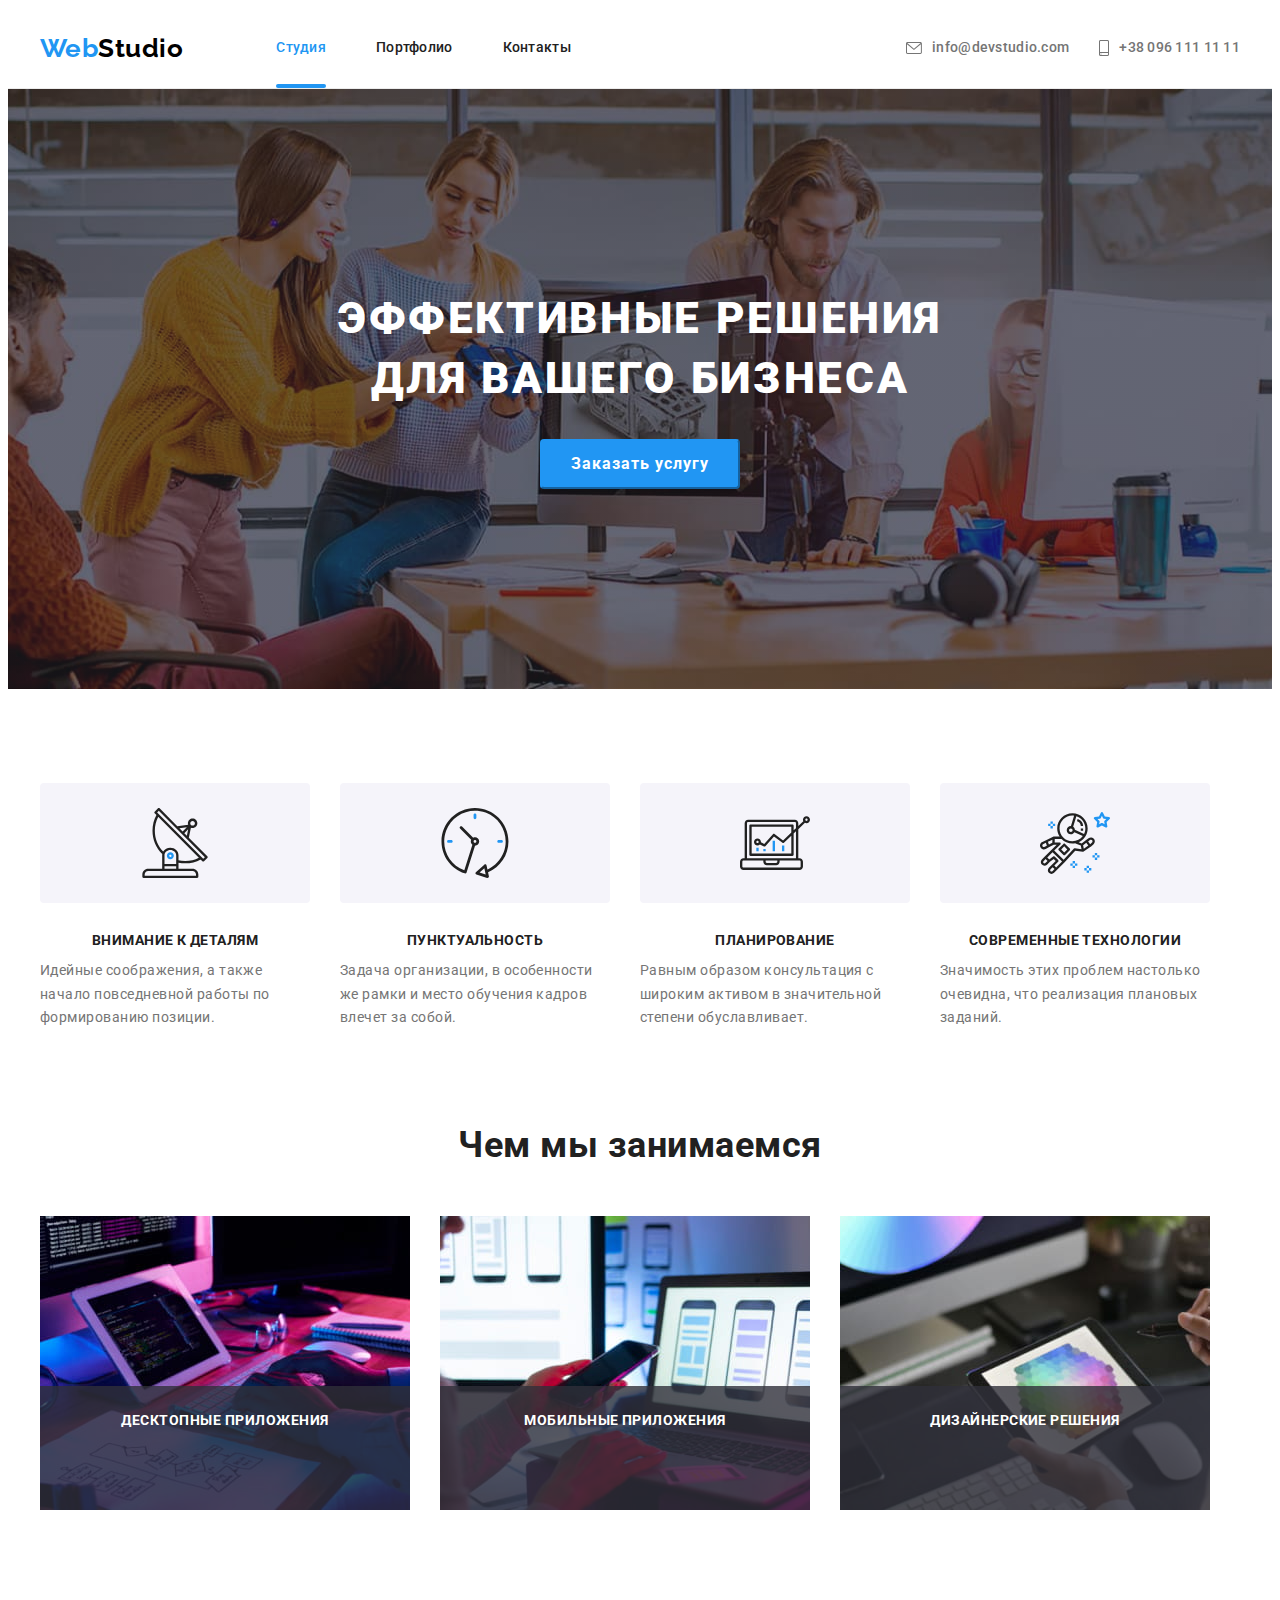
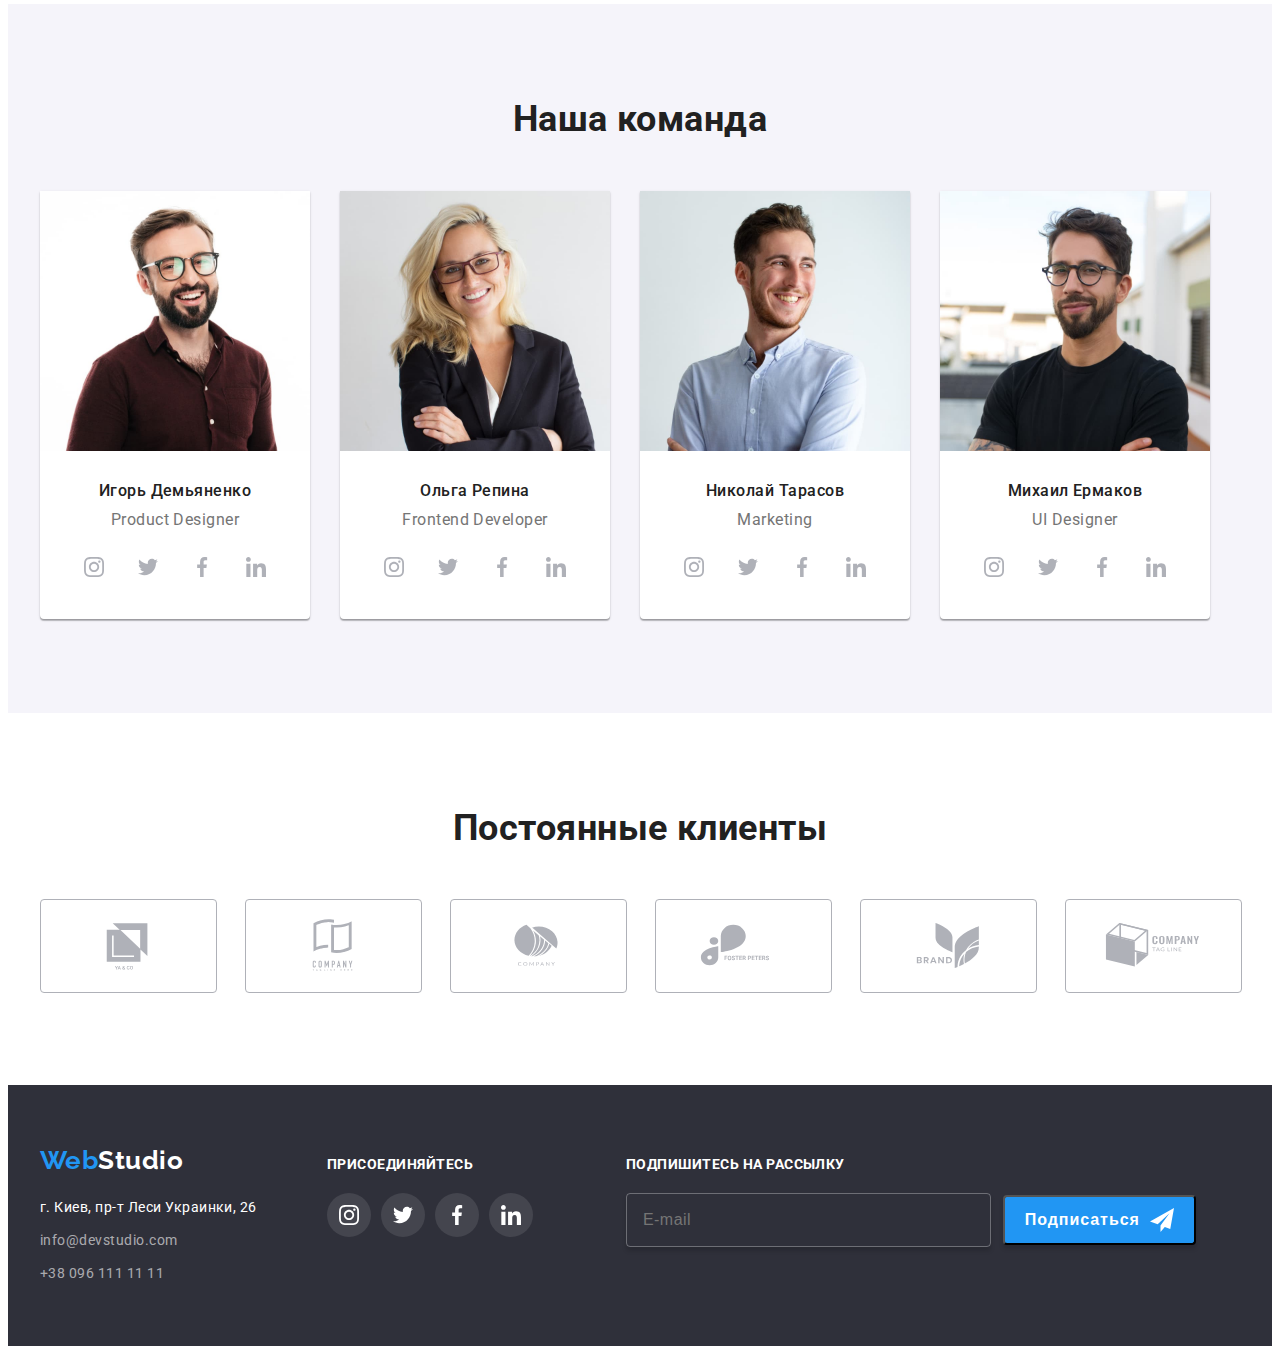
<file: index.html>
<!DOCTYPE html>
<html lang="ru">
  <head>
    <meta charset="UTF-8" />
    <meta http-equiv="X-UA-Compatible" content="IE=edge" />
    <meta name="viewport" content="width=device-width, initial-scale=1.0" />
    <title>Главная</title>
    <link rel="preconnect" href="https://fonts.googleapis.com" />
    <link rel="preconnect" href="https://fonts.gstatic.com" crossorigin />
    <link
      href="https://fonts.googleapis.com/css2?family=Raleway:wght@700&family=Roboto:wght@400;500;700;900&display=swap"
      rel="stylesheet"
    />
    <link
      rel="stylesheet"
      href="https://cdnjs.cloudflare.com/ajax/libs/modern-normalize/1.1.0/modern-normalize.min.css"
      integrity="sha512-wpPYUAdjBVSE4KJnH1VR1HeZfpl1ub8YT/NKx4PuQ5NmX2tKuGu6U/JRp5y+Y8XG2tV+wKQpNHVUX03MfMFn9Q=="
      crossorigin="anonymous"
      referrerpolicy="no-referrer"
    />
    <link rel="stylesheet" href="./css/main.min.css" />
  </head>
  <body>
    <header class="header">
      <div class="container header__container">
        <nav class="site-nav">
          <a class="header__logo logo link" lang="en" href="/">
            Web<span>Studio</span>
          </a>
          <ul class="site-list list">
            <li class="site-list__item">
              <a class="site-list__link link current" href="./index.html"
                >Студия</a
              >
            </li>
            <li class="site-list__item">
              <a class="site-list__link link" href="./portfolio.html"
                >Портфолио</a
              >
            </li>
            <li class="site-list__item">
              <a class="site-list__link link" href="">Контакты</a>
            </li>
          </ul>
        </nav>
        <ul class="connect list">
          <li class="connect__item">
            <a class="connect__link link" href="mailto:info@devstudio.com">
              <svg class="connect__icon" width="16" height="12">
                <use href="./images/icons.svg#icon-email"></use>
              </svg>
              info@devstudio.com
            </a>
          </li>
          <li class="connect__item">
            <a class="connect__link link" href="tel:+380961111111">
              <svg class="connect__icon" width="10" height="16">
                <use href="./images/icons.svg#icon-number"></use>
              </svg>
              +38 096 111 11 11
            </a>
          </li>
        </ul>
      </div>
    </header>
    <main>
      <!--Герой-->
      <section class="hero">
        <div class="container">
          <h1 class="hero__title">Эффективные решения для вашего бизнеса</h1>
          <button class="hero__button" type="button" data-modal-open>
            Заказать услугу
          </button>
        </div>
      </section>
      <!--Наши преимущества-->
      <section class="advantage section">
        <div class="container">
          <h2 class="advantage__title visually-hidden">Наши преимущества</h2>
          <ul class="list advantage__list">
            <li class="advantage__item">
              <div class="advantage__item-container">
                <svg class="advantage__item-icon" width="70" height="70">
                  <use href="./images/icons.svg#icon-antenna"></use>
                </svg>
              </div>
              <h3 class="advantage__title">Внимание к деталям</h3>
              <p class="advantage__description">
                Идейные соображения, а также начало повседневной работы по
                формированию позиции.
              </p>
            </li>
            <li class="advantage__item">
              <div class="advantage__item-container">
                <svg class="advantage__item-icon" width="70" height="70">
                  <use href="./images/icons.svg#icon-clock"></use>
                </svg>
              </div>
              <h3 class="advantage__title">Пунктуальность</h3>
              <p class="advantage__description">
                Задача организации, в особенности же рамки и место обучения
                кадров влечет за собой.
              </p>
            </li>
            <li class="advantage__item">
              <div class="advantage__item-container">
                <svg class="advantage__item-icon" width="70" height="70">
                  <use href="./images/icons.svg#icon-diagram"></use>
                </svg>
              </div>
              <h3 class="advantage__title">Планирование</h3>
              <p class="advantage__description">
                Равным образом консультация с широким активом в значительной
                степени обуславливает.
              </p>
            </li>
            <li class="advantage__item">
              <div class="advantage__item-container">
                <svg class="advantage__item-icon" width="70" height="70">
                  <use href="./images/icons.svg#icon-astronaut"></use>
                </svg>
              </div>
              <h3 class="advantage__title">Современные технологии</h3>
              <p class="advantage__description">
                Значимость этих проблем настолько очевидна, что реализация
                плановых заданий.
              </p>
            </li>
          </ul>
        </div>
      </section>
      <!--Чем мы занимаемся-->
      <section class="we-can section">
        <div class="container">
          <h2 class="we-can__title">Чем мы занимаемся</h2>
          <ul class="we-can__list list">
            <li class="we-can__item">
              <img
                src="./images/box1.jpg"
                alt="Разработка проекта"
                width="370"
                height="294"
              />
              <p class="we-can__info">Десктопные приложения</p>
            </li>
            <li class="we-can__item">
              <img
                src="./images/box2.jpg"
                alt="Внедрение проекта"
                width="370"
                height="294"
              />
              <p class="we-can__info">Мобильные приложения</p>
            </li>
            <li class="we-can__item">
              <img
                src="./images/box3.jpg"
                alt="Сопровождение проекта"
                width="370"
                height="294"
              />
              <p class="we-can__info">Дизайнерские решения</p>
            </li>
          </ul>
        </div>
      </section>
      <!--Наша команда-->
      <section class="section comand">
        <div class="container">
          <h2 class="comand__title title-we">Наша команда</h2>
          <ul class="comand__list list">
            <li class="comand__item">
              <img
                src="./images/foto1.jpg"
                alt="Фото дизайнера"
                width="270"
                height="260"
              />
              <div class="comand__card">
                <h3 class="comand__crewman">Игорь Демьяненко</h3>
                <p class="comand__position">Product Designer</p>
                <ul class="list social comand__list">
                  <li class="social__item">
                    <a class="social__link link" href=""
                      ><svg class="social__link-logo" width="20" height="20">
                        <use href="./images/icons.svg#icon-instagram"></use>
                      </svg>
                    </a>
                  </li>
                  <li class="social__item">
                    <a class="social__link link" href=""
                      ><svg class="social__link-logo" width="20" height="20">
                        <use href="./images/icons.svg#icon-twitter"></use>
                      </svg>
                    </a>
                  </li>
                  <li class="social__item">
                    <a class="social__link link" href=""
                      ><svg class="social__link-logo" width="20" height="20">
                        <use href="./images/icons.svg#icon-facebook"></use>
                      </svg>
                    </a>
                  </li>
                  <li class="social__item">
                    <a class="social__link link" href=""
                      ><svg class="social__link-logo" width="20" height="20">
                        <use href="./images/icons.svg#icon-linkedin"></use>
                      </svg>
                    </a>
                  </li>
                </ul>
              </div>
            </li>
            <li class="comand__item">
              <img
                src="./images/foto2.jpg"
                alt="Фото разработчика"
                width="270"
                height="260"
              />
              <div class="comand__card">
                <h3 class="comand__crewman">Ольга Репина</h3>
                <p class="comand__position">Frontend Developer</p>
                <ul class="list social">
                  <li class="social__item">
                    <a class="social__link link" href=""
                      ><svg class="social__link-logo" width="20" height="20">
                        <use href="./images/icons.svg#icon-instagram"></use>
                      </svg>
                    </a>
                  </li>
                  <li class="social__item">
                    <a class="social__link link" href=""
                      ><svg class="social__link-logo" width="20" height="20">
                        <use href="./images/icons.svg#icon-twitter"></use>
                      </svg>
                    </a>
                  </li>
                  <li class="social__item">
                    <a class="social__link link" href=""
                      ><svg class="social__link-logo" width="20" height="20">
                        <use href="./images/icons.svg#icon-facebook"></use>
                      </svg>
                    </a>
                  </li>
                  <li class="social__item">
                    <a class="social__link link" href=""
                      ><svg class="social__link-logo" width="20" height="20">
                        <use href="./images/icons.svg#icon-linkedin"></use>
                      </svg>
                    </a>
                  </li>
                </ul>
              </div>
            </li>
            <li class="comand__item">
              <img
                src="./images/foto3.jpg"
                alt="Фото маркетолога"
                width="270"
                height="260"
              />
              <div class="comand__card">
                <h3 class="comand__crewman">Николай Тарасов</h3>
                <p class="comand__position">Marketing</p>
                <ul class="list social">
                  <li class="social__item">
                    <a class="social__link link" href=""
                      ><svg class="social__link-logo" width="20" height="20">
                        <use href="./images/icons.svg#icon-instagram"></use>
                      </svg>
                    </a>
                  </li>
                  <li class="social__item">
                    <a class="social__link link" href=""
                      ><svg class="social__link-logo" width="20" height="20">
                        <use href="./images/icons.svg#icon-twitter"></use>
                      </svg>
                    </a>
                  </li>
                  <li class="social__item">
                    <a class="social__link link" href=""
                      ><svg class="social__link-logo" width="20" height="20">
                        <use href="./images/icons.svg#icon-facebook"></use>
                      </svg>
                    </a>
                  </li>
                  <li class="social__item">
                    <a class="social__link link" href=""
                      ><svg class="social__link-logo" width="20" height="20">
                        <use href="./images/icons.svg#icon-linkedin"></use>
                      </svg>
                    </a>
                  </li>
                </ul>
              </div>
            </li>
            <li class="comand__item">
              <img
                src="./images/foto4.jpg"
                alt="Фото UI дизайнера"
                width="270"
                height="260"
              />
              <div class="comand__card">
                <h3 class="comand__crewman">Михаил Ермаков</h3>
                <p class="comand__position">UI Designer</p>
                <ul class="list social">
                  <li class="social__item">
                    <a class="social__link link" href=""
                      ><svg class="social__link-logo" width="20" height="20">
                        <use href="./images/icons.svg#icon-instagram"></use>
                      </svg>
                    </a>
                  </li>
                  <li class="social__item">
                    <a class="social__link link" href=""
                      ><svg class="social__link-logo" width="20" height="20">
                        <use href="./images/icons.svg#icon-twitter"></use>
                      </svg>
                    </a>
                  </li>
                  <li class="social__item">
                    <a class="social__link link" href=""
                      ><svg class="social__link-logo" width="20" height="20">
                        <use href="./images/icons.svg#icon-facebook"></use>
                      </svg>
                    </a>
                  </li>
                  <li class="social__item">
                    <a class="social__link link" href=""
                      ><svg class="social__link-logo" width="20" height="20">
                        <use href="./images/icons.svg#icon-linkedin"></use>
                      </svg>
                    </a>
                  </li>
                </ul>
              </div>
            </li>
          </ul>
        </div>
      </section>
      <!--Постоянные клиенты-->
      <section class="clients">
        <div class="container">
          <h2 class="clients__title">Постоянные клиенты</h2>
          <ul class="clients__list list">
            <li class="clients__item">
              <a class="clients__link link" href=""
                ><svg class="clients__logo" width="106" height="60">
                  <use href="./images/icons.svg#icon-logo1"></use>
                </svg>
              </a>
            </li>
            <li class="clients__item">
              <a class="clients__link link" href=""
                ><svg class="clients__logo" width="106" height="60">
                  <use href="./images/icons.svg#icon-logo2"></use>
                </svg>
              </a>
            </li>
            <li class="clients__item">
              <a class="clients__link link" href=""
                ><svg class="clients__logo" width="106" height="60">
                  <use href="./images/icons.svg#icon-logo3"></use>
                </svg>
              </a>
            </li>
            <li class="clients__item">
              <a class="clients__link link" href=""
                ><svg class="clients__logo" width="106" height="60">
                  <use href="./images/icons.svg#icon-logo4"></use>
                </svg>
              </a>
            </li>
            <li class="clients__item">
              <a class="clients__link link" href=""
                ><svg class="clients__logo" width="106" height="60">
                  <use href="./images/icons.svg#icon-logo5"></use>
                </svg>
              </a>
            </li>
            <li class="clients__item">
              <a class="clients__link link" href=""
                ><svg class="clients__logo" width="106" height="60">
                  <use href="./images/icons.svg#icon-logo6"></use>
                </svg>
              </a>
            </li>
          </ul>
        </div>
      </section>
    </main>
    <!--footer-->
    <footer class="footer">
      <div class="container footer-container">
        <div class="footer__address">
          <a class="footer__logo logo link" lang="en" href="/">
            Web<span>Studio</span></a
          >
          <address>
            <ul class="footer__address-list addres list">
              <li class="addres__item">
                <a
                  class="addres__link-map link"
                  href="https://goo.gl/maps/N7Pswf6fHGkFFc3q9"
                  target="_blank"
                  rel="noreferrer nofollow noopener"
                  >г. Киев, пр-т Леси Украинки, 26</a
                >
              </li>
              <li class="addres__item">
                <a class="addres__link link" href="mailto:info@devstudio.com"
                  >info@devstudio.com</a
                >
              </li>
              <li class="addres__item">
                <a class="addres__link link" href="tel:+380961111111"
                  >+38 096 111 11 11</a
                >
              </li>
            </ul>
          </address>
        </div>
        <div class="footer__social">
          <p class="footer__title">присоединяйтесь</p>
          <ul class="footer__social-list social list">
            <li class="social__item">
              <a class="social__footer-link link" href="/"
                ><svg class="social__footer-logo" width="20" height="20">
                  <use href="./images/icons.svg#icon-instagram"></use>
                </svg>
              </a>
            </li>
            <li class="social__item">
              <a class="social__footer-link link" href="/"
                ><svg class="social__footer-logo" width="20" height="20">
                  <use href="./images/icons.svg#icon-twitter"></use>
                </svg>
              </a>
            </li>
            <li class="social__item">
              <a class="social__footer-link link" href="/"
                ><svg class="social__footer-logo" width="20" height="20">
                  <use href="./images/icons.svg#icon-facebook"></use>
                </svg>
              </a>
            </li>
            <li class="social__item">
              <a class="social__footer-link link" href="/"
                ><svg class="social__footer-logo" width="20" height="20">
                  <use href="./images/icons.svg#icon-linkedin"></use>
                </svg>
              </a>
            </li>
          </ul>
        </div>
        <div class="footer__subscription subscription">
          <p class="footer__title">Подпишитесь на рассылку</p>
          <form name="subscription" class="subscription__form">
            <input
              class="subscription__email-input"
              type="email"
              name="subscription"
              placeholder="E-mail"
            />
            <button class="subscription__btn" type="submit">
              <span class="subscription__btn-text">Подписаться</span>
              <svg class="subscription__icon" width="24" height="24">
                <use href="./images/icons.svg#icon-icon-send"></use>
              </svg>
            </button>
          </form>
        </div>
      </div>
    </footer>
    <!--Модальное окно-->
    <div class="backdrop is-hidden" data-modal>
      <div class="modal">
        <form name="order-form" class="modal__order">
          <b class="modal__title">Оставьте свои данные, мы вам перезвоним</b>
          <div class="modal__form form">
            <label class="form__text" for="name">Имя</label>
            <div class="form__wrap">
              <input type="text" name="name" class="form__input" id="name" />
              <svg class="form__icon" width="18" height="18">
                <use href="./images/icons.svg#icon-person-black"></use>
              </svg>
            </div>
          </div>
          <div class="modal__form form">
            <label class="form__text" for="tel">Телефон</label>
            <div class="form__wrap">
              <input type="tel" name="tel" class="form__input" id="tel" />
              <svg class="form__icon" width="18" height="18">
                <use href="./images/icons.svg#icon-phone-black"></use>
              </svg>
            </div>
          </div>
          <div class="modal__form form">
            <label class="form__text" for="email">Почта</label>
            <div class="form__wrap">
              <input type="email" name="email" class="form__input" id="email" />
              <svg class="form__icon" width="18" height="18">
                <use href="./images/icons.svg#icon-email-black"></use>
              </svg>
            </div>
          </div>
          <div class="modal__form-comment form">
            <label class="form__text" for="comment">Комментарий</label>
            <textarea
              id="comment"
              name="comment"
              class="form__text-comment"
              placeholder="Введите текст"
            ></textarea>
          </div>
          <div class="modal__policy policy">
            <input
              type="checkbox"
              name="policy"
              id="policy"
              class="policy__check visually-hidden"
            />
            <label for="policy" class="policy__check-text">
              <span class="policy__icon-span">
                <svg class="policy__icon" width="16" height="15">
                  <use
                    href="images/icons.svg#icon-vectorgalochka"
                  ></use></svg></span
              >Соглашаюсь с рассылкой и принимаю
              <a href="#" target="_blank" class="link policy__link"
                >Условия договора</a
              ></label
            >
          </div>
          <button type="submit" class="modal__button">Отправить</button>
        </form>
        <button data-modal-close type="button" class="modal__close">
          <svg class="modal_close-icon" width="18px" height="18px">
            <use href="./images/icons.svg#icon-close-black-modal"></use>
          </svg>
        </button>
      </div>
    </div>
    <script src="./js/modal.js"></script>
  </body>
</html>
</file>
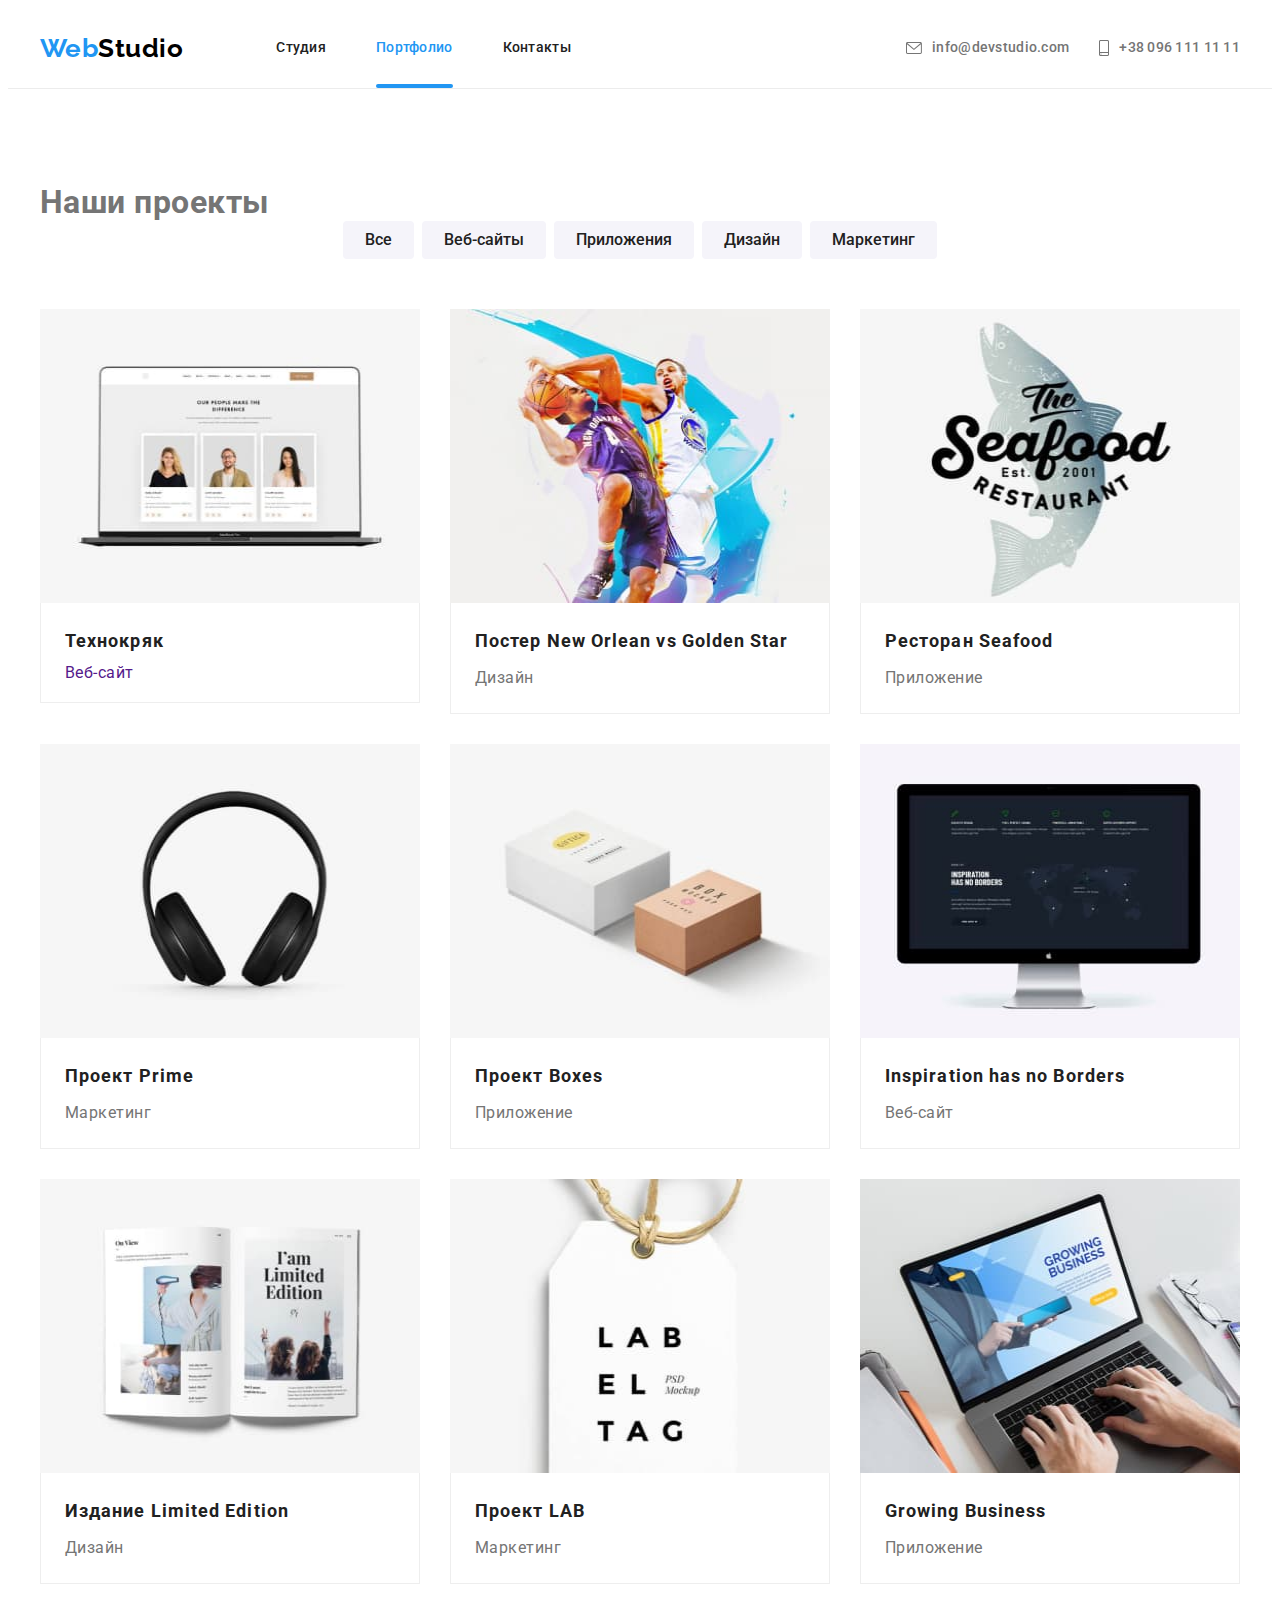
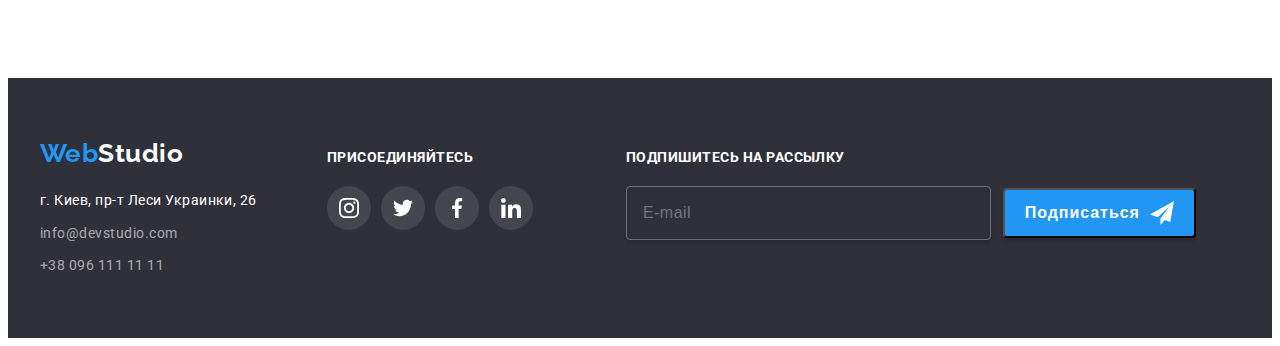
<file: portfolio.html>
<!DOCTYPE html>
<html lang="en">
  <head>
    <meta charset="UTF-8" />
    <meta http-equiv="X-UA-Compatible" content="IE=edge" />
    <meta name="viewport" content="width=device-width, initial-scale=1.0" />
    <title>Портфолио</title>
    <link rel="preconnect" href="https://fonts.googleapis.com" />
    <link rel="preconnect" href="https://fonts.gstatic.com" crossorigin />
    <link
      href="https://fonts.googleapis.com/css2?family=Raleway:wght@700&family=Roboto:wght@400;500;700;900&display=swap"
      rel="stylesheet"
    />
    <link
      rel="stylesheet"
      href="https://cdnjs.cloudflare.com/ajax/libs/modern-normalize/1.1.0/modern-normalize.min.css"
      integrity="sha512-wpPYUAdjBVSE4KJnH1VR1HeZfpl1ub8YT/NKx4PuQ5NmX2tKuGu6U/JRp5y+Y8XG2tV+wKQpNHVUX03MfMFn9Q=="
      crossorigin="anonymous"
      referrerpolicy="no-referrer"
    />
    <link rel="stylesheet" href="./css/main.min.css" />
  </head>
  <body>
    <header class="header">
      <div class="container header__container">
        <nav class="site-nav">
          <a class="header__logo logo link" lang="en" href="/">
            Web<span>Studio</span>
          </a>
          <ul class="site-list list">
            <li class="site-list__item">
              <a class="site-list__link link" href="./index.html">Студия</a>
            </li>
            <li class="site-list__item">
              <a class="site-list__link link current" href="./portfolio.html"
                >Портфолио</a
              >
            </li>
            <li class="site-list__item">
              <a class="site-list__link link" href="">Контакты</a>
            </li>
          </ul>
        </nav>
        <ul class="connect list">
          <li class="connect__item">
            <a class="connect__link link" href="mailto:info@devstudio.com">
              <svg class="connect__icon" width="16" height="12">
                <use href="./images/icons.svg#icon-email"></use>
              </svg>
              info@devstudio.com
            </a>
          </li>
          <li class="connect__item">
            <a class="connect__link link" href="tel:+380961111111">
              <svg class="connect__icon" width="10" height="16">
                <use href="./images/icons.svg#icon-number"></use>
              </svg>
              +38 096 111 11 11
            </a>
          </li>
        </ul>
      </div>
    </header>
    <main>
      <section class="portfolio">
        <div class="container">
          <h1 class="portfolio__title">Наши проекты</h1>
          <ul class="portfolio__filter filter list">
            <li class="filter__item">
              <button class="filter__button all" type="button">Все</button>
            </li>
            <li class="filter__item">
              <button class="filter__button veb" type="button">
                Веб-сайты
              </button>
            </li>
            <li class="filter__item">
              <button class="filter__button applications" type="button">
                Приложения
              </button>
            </li>
            <li class="filter__item">
              <button class="filter__button design" type="button">
                Дизайн
              </button>
            </li>
            <li class="filter__item">
              <button class="filter__button marketing" type="button">
                Маркетинг
              </button>
            </li>
          </ul>
          <ul class="portfolio__card card list">
            <li class="card__item">
              <a class="link card__link" href="">
                <div class="card__container">
                  <img
                    class="card__img"
                    src="./images/portfolio1.jpg"
                    alt=""
                    width="370"
                    height="294"
                  />
                  <p class="card__text">
                    Технокряк это современная площадка распространения
                    коронавируса. Компании используют эту платформу для
                    цифрового шпионажа и атак на защищённые сервера конкурентов.
                  </p>
                </div>
                <div class="card__container-description">
                  <h2 class="card__title">Технокряк</h2>
                  <p class="pcard__signatures">Веб-сайт</p>
                </div></a
              >
            </li>
            <li class="card__item">
              <a class="link card__link" href="">
                <div class="card__container">
                  <img
                    class="card__img"
                    src="./images/portfolio2.jpg"
                    alt=""
                    width="370"
                    height="294"
                  />
                  <p class="card__text">
                    Технокряк это современная площадка распространения
                    коронавируса. Компании используют эту платформу для
                    цифрового шпионажа и атак на защищённые сервера конкурентов.
                  </p>
                </div>
                <div class="card__container-description">
                  <h2 class="card__title">Постер New Orlean vs Golden Star</h2>
                  <p class="card__signatures">Дизайн</p>
                </div></a
              >
            </li>
            <li class="card__item">
              <a class="link card__link" href="">
                <div class="card__container">
                  <img
                    class="card__img"
                    src="./images/portfolio3.jpg"
                    alt=""
                    width="370"
                    height="294"
                  />
                  <p class="card__text">
                    Технокряк это современная площадка распространения
                    коронавируса. Компании используют эту платформу для
                    цифрового шпионажа и атак на защищённые сервера конкурентов.
                  </p>
                </div>
                <div class="card__container-description">
                  <h2 class="card__title">Ресторан Seafood</h2>
                  <p class="card__signatures">Приложение</p>
                </div></a
              >
            </li>
            <li class="card__item">
              <a class="link card__link" href="">
                <div class="card__container">
                  <img
                    class="card__img"
                    src="./images/portfolio4.jpg"
                    alt=""
                    width="370"
                    height="294"
                  />
                  <p class="card__text">
                    Технокряк это современная площадка распространения
                    коронавируса. Компании используют эту платформу для
                    цифрового шпионажа и атак на защищённые сервера конкурентов.
                  </p>
                </div>
                <div class="card__container-description">
                  <h2 class="card__title">Проект Prime</h2>
                  <p class="card__signatures">Маркетинг</p>
                </div></a
              >
            </li>
            <li class="card__item">
              <a class="link card__link" href="">
                <div class="card__container">
                  <img
                    class="card__img"
                    src="./images/portfolio5.jpg"
                    alt=""
                    width="370"
                    height="294"
                  />
                  <p class="card__text">
                    Технокряк это современная площадка распространения
                    коронавируса. Компании используют эту платформу для
                    цифрового шпионажа и атак на защищённые сервера конкурентов.
                  </p>
                </div>
                <div class="card__container-description">
                  <h2 class="card__title">Проект Boxes</h2>
                  <p class="card__signatures">Приложение</p>
                </div></a
              >
            </li>
            <li class="card__item">
              <a class="link card__link" href="">
                <div class="card__container">
                  <img
                    class="card__img"
                    src="./images/portfolio6.jpg"
                    alt=""
                    width="370"
                    height="294"
                  />
                  <p class="card__text">
                    Технокряк это современная площадка распространения
                    коронавируса. Компании используют эту платформу для
                    цифрового шпионажа и атак на защищённые сервера конкурентов.
                  </p>
                </div>
                <div class="card__container-description">
                  <h2 class="card__title">Inspiration has no Borders</h2>
                  <p class="card__signatures">Веб-сайт</p>
                </div></a
              >
            </li>
            <li class="card__item">
              <a class="link card__link" href="">
                <div class="card__container">
                  <img
                    class="card__img"
                    src="./images/portfolio7.jpg"
                    alt=""
                    width="370"
                    height="294"
                  />
                  <p class="card__text">
                    Технокряк это современная площадка распространения
                    коронавируса. Компании используют эту платформу для
                    цифрового шпионажа и атак на защищённые сервера конкурентов.
                  </p>
                </div>
                <div class="card__container-description">
                  <h2 class="card__title">Издание Limited Edition</h2>
                  <p class="card__signatures">Дизайн</p>
                </div></a
              >
            </li>
            <li class="card__item">
              <a class="link card__link" href="">
                <div class="card__container">
                  <img
                    class="card__img"
                    src="./images/portfolio8.jpg"
                    alt=""
                    width="370"
                    height="294"
                  />
                  <p class="card__text">
                    Технокряк это современная площадка распространения
                    коронавируса. Компании используют эту платформу для
                    цифрового шпионажа и атак на защищённые сервера конкурентов.
                  </p>
                </div>
                <div class="card__container-description">
                  <h2 class="card__title">Проект LAB</h2>
                  <p class="card__signatures">Маркетинг</p>
                </div></a
              >
            </li>
            <li class="card__item">
              <a class="link card__link" href="">
                <div class="card__container">
                  <img
                    class="card__img"
                    src="./images/portfolio9.jpg"
                    alt=""
                    width="370"
                    height="294"
                  />
                  <p class="card__text">
                    Технокряк это современная площадка распространения
                    коронавируса. Компании используют эту платформу для
                    цифрового шпионажа и атак на защищённые сервера конкурентов.
                  </p>
                </div>
                <div class="card__container-description">
                  <h2 class="card__title">Growing Business</h2>
                  <p class="card__signatures">Приложение</p>
                </div></a
              >
            </li>
          </ul>
        </div>
      </section>
    </main>
    <footer class="footer">
      <div class="container footer-container">
        <div class="footer__address">
          <a class="footer__logo logo link" lang="en" href="/">
            Web<span>Studio</span></a
          >
          <address>
            <ul class="footer__address-list addres list">
              <li class="addres__item">
                <a
                  class="addres__link-map link"
                  href="https://goo.gl/maps/N7Pswf6fHGkFFc3q9"
                  target="_blank"
                  rel="noreferrer nofollow noopener"
                  >г. Киев, пр-т Леси Украинки, 26</a
                >
              </li>
              <li class="addres__item">
                <a class="addres__link link" href="mailto:info@devstudio.com"
                  >info@devstudio.com</a
                >
              </li>
              <li class="addres__item">
                <a class="addres__link link" href="tel:+380961111111"
                  >+38 096 111 11 11</a
                >
              </li>
            </ul>
          </address>
        </div>
        <div class="footer__social">
          <p class="footer__title">присоединяйтесь</p>
          <ul class="footer__social-list social list">
            <li class="social__item">
              <a class="social__footer-link link" href="/"
                ><svg class="social__footer-logo" width="20" height="20">
                  <use href="./images/icons.svg#icon-instagram"></use>
                </svg>
              </a>
            </li>
            <li class="social__item">
              <a class="social__footer-link link" href="/"
                ><svg class="social__footer-logo" width="20" height="20">
                  <use href="./images/icons.svg#icon-twitter"></use>
                </svg>
              </a>
            </li>
            <li class="social__item">
              <a class="social__footer-link link" href="/"
                ><svg class="social__footer-logo" width="20" height="20">
                  <use href="./images/icons.svg#icon-facebook"></use>
                </svg>
              </a>
            </li>
            <li class="social__item">
              <a class="social__footer-link link" href="/"
                ><svg class="social__footer-logo" width="20" height="20">
                  <use href="./images/icons.svg#icon-linkedin"></use>
                </svg>
              </a>
            </li>
          </ul>
        </div>
        <div class="footer__subscription subscription">
          <p class="footer__title">Подпишитесь на рассылку</p>
          <form name="subscription" class="subscription__form">
            <input
              class="subscription__email-input"
              type="email"
              name="subscription"
              placeholder="E-mail"
            />
            <button class="subscription__btn" type="submit">
              <span class="subscription__btn-text">Подписаться</span>
              <svg class="subscription__icon" width="24" height="24">
                <use href="./images/icons.svg#icon-icon-send"></use>
              </svg>
            </button>
          </form>
        </div>
      </div>
    </footer>
  </body>
</html>
</file>
<file: css/main.min.css>
:root{--first-logo-color: #2196f3;--last-logo-color: #000000;--primery-text-color: #757575;--link-text-color: #212121;--secondary-text-color: #ffffff;--accent-color: #2196f3;--hero-footer-dg-color: #2f303a;--section-dg-color: #f5f4fa;--card-set-gap: 30px;--transition-time: 250ms;--transition-function: cubic-bezier(0.4, 0, 0.2, 1)}p,h1,h2,h3,h4,h5,h5{margin:0}ul{margin:0;padding:0}button{cursor:pointer}img{display:block}body{font-family:"Roboto", sans-serif;font-weight:400;letter-spacing:0.03em;color:var(--primery-text-color);background-color:#ffffff}.list{list-style:none}.link{text-decoration:none}.visually-hidden{position:absolute;width:1px;height:1px;margin:-1px;border:0;padding:0;white-space:nowrap;-webkit-clip-path:inset(100%);clip-path:inset(100%);clip:rect(0 0 0 0);overflow:hidden}.container{width:1200px;padding-left:15px;padding-right:15px;margin-left:auto;margin-right:auto}.logo{font-family:"Raleway", sans-serif;font-weight:700;font-size:26px;line-height:1.19;color:var(--first-logo-color)}.header__logo{margin-right:93px}.header__logo>span{color:#000000}.footer__logo{display:block;margin-bottom:20px}.footer__logo>span{color:var(--secondary-text-color)}.social{display:-webkit-box;display:-ms-flexbox;display:flex;-webkit-box-pack:center;-ms-flex-pack:center;justify-content:center}.social__item+.social__item{margin-left:10px}.social__link{background-color:var(--secondary-text-color);width:44px;height:44px;border-radius:50%;display:-webkit-box;display:-ms-flexbox;display:flex;-webkit-box-pack:center;-ms-flex-pack:center;justify-content:center;-webkit-box-align:center;-ms-flex-align:center;align-items:center;-webkit-transition-property:color, background-color;transition-property:color, background-color;-webkit-transition-duration:var(--transition-time);transition-duration:var(--transition-time);-webkit-transition-timing-function:var(--transition-function);transition-timing-function:var(--transition-function);color:#afb1b8}.social__link:hover,.social__link:focus{background-color:var(--accent-color);color:var(--secondary-text-color)}.social__link-logo{fill:currentColor}.social__footer-link{background-color:rgba(255,255,255,0.1);width:44px;height:44px;border-radius:50%;display:-webkit-box;display:-ms-flexbox;display:flex;-webkit-box-pack:center;-ms-flex-pack:center;justify-content:center;-webkit-box-align:center;-ms-flex-align:center;align-items:center;-webkit-transition-property:color, background-color;transition-property:color, background-color;-webkit-transition-duration:var(--transition-time);transition-duration:var(--transition-time);-webkit-transition-timing-function:var(--transition-function);transition-timing-function:var(--transition-function)}.social__footer-link:hover,.social__footer-link:focus{background-color:var(--accent-color)}.social__footer-logo{fill:var(--secondary-text-color)}.backdrop{position:fixed;top:0;left:0;width:100%;height:100%;background:rgba(0,0,0,0.2);-webkit-transition:opacity 250ms, visibility 250ms;transition:opacity 250ms, visibility 250ms}.backdrop.is-hidden{opacity:0;pointer-events:none;visibility:hidden}.backdrop.is-hidden .modal{-webkit-transform:translate(-50%, -50%) scale(0.5);transform:translate(-50%, -50%) scale(0.5)}.modal{position:relative;top:50%;left:50%;-webkit-transform:translate(-50%, -50%) scale(1);transform:translate(-50%, -50%) scale(1);-webkit-transition:-webkit-transform 500ms;transition:-webkit-transform 500ms;transition:transform 500ms;transition:transform 500ms, -webkit-transform 500ms;width:528px;height:581px;background:#ffffff;-webkit-box-shadow:0px 1px 3px rgba(0,0,0,0.12),0px 1px 1px rgba(0,0,0,0.14),0px 2px 1px rgba(0,0,0,0.2);box-shadow:0px 1px 3px rgba(0,0,0,0.12),0px 1px 1px rgba(0,0,0,0.14),0px 2px 1px rgba(0,0,0,0.2);border-radius:4px}.modal__order{display:block;width:448px;margin-left:auto;margin-right:auto;padding:40px 0}.modal__title{display:block;font-weight:700;font-size:20px;line-height:1.15;text-align:center;color:#212121;margin-bottom:12px}.modal__form{margin-bottom:10px}.modal__form-comment{margin-bottom:20px}.form__wrap{position:relative}.form__icon{position:absolute;left:12px;top:50%;-webkit-transform:translateY(-50%);transform:translateY(-50%);-webkit-transition-duration:var(--transition-time);transition-duration:var(--transition-time);-webkit-transition-timing-function:var(--transition-function);transition-timing-function:var(--transition-function)}.form__text{font-weight:400;font-size:12px;line-height:1.17;letter-spacing:0.01em;color:var(--primery-text-color);display:block;margin-bottom:4px}.form__input{width:100%;height:40px;border:1px solid rgba(33,33,33,0.2);-webkit-box-sizing:border-box;box-sizing:border-box;border-radius:4px;padding-left:40px;-webkit-transition-duration:var(--transition-time);transition-duration:var(--transition-time);-webkit-transition-timing-function:var(--transition-function);transition-timing-function:var(--transition-function);cursor:pointer}.form__input:focus{border-color:var(--accent-color);outline:none}.form__input:focus+.form__icon{fill:var(--accent-color)}.form__text-comment{width:100%;height:120px;border:1px solid rgba(33,33,33,0.2);-webkit-box-sizing:border-box;box-sizing:border-box;border-radius:4px;padding:12px 16px;resize:none;display:block;-webkit-transition-duration:var(--transition-time);transition-duration:var(--transition-time);-webkit-transition-timing-function:var(--transition-function);transition-timing-function:var(--transition-function)}.form__text-comment:focus{border-color:var(--accent-color);outline:none}.policy{margin-bottom:30px}.policy__check-text{font-weight:400;font-size:14px;line-height:1.71;color:var(--primery-text-color);display:-webkit-box;display:-ms-flexbox;display:flex;-webkit-box-align:center;-ms-flex-align:center;align-items:center}.policy__check-text span{width:16px;height:15px;border:2px solid var(--link-text-color);border-radius:2px;margin-right:7px;display:-webkit-box;display:-ms-flexbox;display:flex;-webkit-box-align:center;-ms-flex-align:center;align-items:center;-webkit-box-pack:center;-ms-flex-pack:center;justify-content:center}.policy__link{font-weight:400;font-size:14px;line-height:1.71;-webkit-text-decoration-line:underline;text-decoration-line:underline;color:var(--accent-color);margin-left:3px}.policy__icon{fill:none}.policy__icon-span{margin-left:10px}.policy__check:checked+.policy__check-text span{border:none;background-color:var(--accent-color)}.policy__check:checked+.policy__check-text .policy__icon{fill:var(--secondary-text-color)}.modal__button{width:200px;height:50px;font-weight:700;font-size:16px;line-height:1.87;letter-spacing:0.06em;color:var(--secondary-text-color);background:var(--accent-color);-webkit-box-shadow:0px 4px 4px rgba(0,0,0,0.15);box-shadow:0px 4px 4px rgba(0,0,0,0.15);border-radius:4px;-webkit-box-align:center;-ms-flex-align:center;align-items:center;display:block;margin:0 auto;-webkit-transition-property:background-color;transition-property:background-color;-webkit-transition-duration:var(--transition-time);transition-duration:var(--transition-time);-webkit-transition-timing-function:var(--transition-function);transition-timing-function:var(--transition-function)}.modal__button:hover,.modal__button:focus{background-color:#188ce8}.modal__close{display:-webkit-box;display:-ms-flexbox;display:flex;-webkit-box-align:center;-ms-flex-align:center;align-items:center;-webkit-box-pack:center;-ms-flex-pack:center;justify-content:center;position:absolute;width:30px;height:30px;top:0;right:0;margin:8px;background:#ffffff;border:1px solid rgba(0,0,0,0.1);-webkit-box-sizing:border-box;box-sizing:border-box;border-radius:50%;color:var(--last-logo-color);-webkit-transition-property:color;transition-property:color;-webkit-transition-duration:var(--transition-time);transition-duration:var(--transition-time);-webkit-transition-timing-function:var(--transition-function);transition-timing-function:var(--transition-function)}.modal__close:hover,.modal__close:focus{color:var(--accent-color)}.modal_close-icon{fill:currentColor}.header{border-bottom:1px solid #ececec}.header__container{display:-webkit-box;display:-ms-flexbox;display:flex;-webkit-box-align:center;-ms-flex-align:center;align-items:center}.site-nav{display:-webkit-box;display:-ms-flexbox;display:flex;-webkit-box-align:center;-ms-flex-align:center;align-items:center}.site-list__item:not(:last-child){margin-right:50px}.site-list{display:-webkit-box;display:-ms-flexbox;display:flex}.site-list__link{font-weight:500;font-size:14px;line-height:1.14;letter-spacing:0.02em;color:var(--link-text-color);display:block;position:relative;padding-top:32px;padding-bottom:32px;-webkit-transition-property:color;transition-property:color;-webkit-transition-duration:var(--transition-time);transition-duration:var(--transition-time);-webkit-transition-timing-function:var(--transition-function);transition-timing-function:var(--transition-function)}.site-list__link:hover,.site-list__link:focus{color:var(--accent-color)}.current{color:var(--accent-color)}.current::after{content:"";display:-webkit-box;display:-ms-flexbox;display:flex;width:100%;height:4px;background-color:var(--accent-color);position:absolute;bottom:0;border-radius:2px}.connect{display:-webkit-box;display:-ms-flexbox;display:flex;margin-left:auto}.connect__item{color:var(--primery-text-color)}.connect__item:not(:last-child){margin-right:30px}.connect__link{font-weight:500;font-size:14px;line-height:1.14;letter-spacing:0.02em;color:currentColor;display:-webkit-box;display:-ms-flexbox;display:flex;-webkit-box-align:center;-ms-flex-align:center;align-items:center;-webkit-transition-property:color;transition-property:color;-webkit-transition-duration:var(--transition-time);transition-duration:var(--transition-time);-webkit-transition-timing-function:var(--transition-function);transition-timing-function:var(--transition-function)}.connect__link:hover,.connect__link:focus{color:var(--accent-color)}.connect__icon{fill:currentColor;margin-right:10px}.hero{background-color:var(--hero-footer-dg-color);padding-top:200px;padding-bottom:200px;margin-right:auto;margin-left:auto;text-align:center;background-image:-webkit-gradient(linear, left top, left bottom, from(rgba(47,48,58,0.4)), to(rgba(47,48,58,0.4))),url(../images/fon.jpg);background-image:linear-gradient(rgba(47,48,58,0.4), rgba(47,48,58,0.4)),url(../images/fon.jpg);background-repeat:no-repeat;background-position:center;background-size:cover;max-width:1600px}.hero__title{font-weight:900;font-size:44px;line-height:1.36;letter-spacing:0.06em;text-transform:uppercase;color:var(--secondary-text-color);max-width:696px;margin:0 auto 30px auto}.hero__button{font-family:inherit;font-weight:700;font-size:16px;line-height:1.87;-webkit-box-align:center;-ms-flex-align:center;align-items:center;letter-spacing:0.06em;color:var(--secondary-text-color);background-color:var(--accent-color);border-color:var(--accent-color);-webkit-box-shadow:0px 4px 4px rgba(0,0,0,0.15);box-shadow:0px 4px 4px rgba(0,0,0,0.15);border-radius:4px;min-width:200px;min-height:50px;display:block;margin:0 auto;-webkit-transition-property:background-color;transition-property:background-color;-webkit-transition-duration:var(--transition-time);transition-duration:var(--transition-time);-webkit-transition-timing-function:var(--transition-function);transition-timing-function:var(--transition-function)}.hero__button:hover,.hero__button:focus{background-color:#188ce8}.advantage{padding-top:94px;padding-bottom:94px}.advantage__title{font-weight:700;font-size:36px;line-height:1.17;text-align:center;color:var(--link-text-color)}.advantage__list{display:-webkit-box;display:-ms-flexbox;display:flex;-ms-flex-wrap:wrap;flex-wrap:wrap}.advantage__list .advantage__item{display:block;width:270px;margin-right:30px}.advantage__list .advantage__item:nth-child(4){margin-right:0}.advantage__item-container{display:-webkit-box;display:-ms-flexbox;display:flex;background-color:#f5f4fa;border-radius:4px;height:120px;margin-bottom:30px;-webkit-box-pack:center;-ms-flex-pack:center;justify-content:center;-webkit-box-align:center;-ms-flex-align:center;align-items:center}.advantage__title{font-weight:700;font-size:14px;line-height:1.14;text-transform:uppercase;color:var(--link-text-color);margin-bottom:10px}.advantage__description{font-size:14px;line-height:1.71}.we-can{padding-bottom:94px}.we-can__title{margin-bottom:50px;font-weight:700;font-size:36px;line-height:1.17;text-align:center;color:var(--link-text-color)}.we-can__list{display:-webkit-box;display:-ms-flexbox;display:flex;-ms-flex-wrap:wrap;flex-wrap:wrap}.we-can__list .we-can__item:not(:last-child){display:block;width:370px;margin-right:30px}.we-can__list .we-can__item:last-child{display:block}.we-can__item{position:relative}.we-can__info{font-weight:bold;font-size:14px;line-height:1.14;text-align:center;text-transform:uppercase;color:var(--secondary-text-color);width:100%;height:70px;padding:27px 0;background:rgba(47,48,58,0.8);position:absolute;left:0;bottom:0}.section.comand{background-color:var(--section-dg-color);padding-top:94px;padding-bottom:94px}.comand__title{margin-bottom:50px;font-weight:700;font-size:36px;line-height:1.17;text-align:center;color:var(--link-text-color)}.comand__list{display:-webkit-box;display:-ms-flexbox;display:flex;-ms-flex-wrap:wrap;flex-wrap:wrap}.comand__list .comand__item:not(:last-child){width:270px;margin-right:30px}.comand__item{background:#ffffff;-webkit-box-shadow:0px 1px 3px rgba(0,0,0,0.12),0px 1px 1px rgba(0,0,0,0.14),0px 2px 1px rgba(0,0,0,0.2);box-shadow:0px 1px 3px rgba(0,0,0,0.12),0px 1px 1px rgba(0,0,0,0.14),0px 2px 1px rgba(0,0,0,0.2);border-radius:0px 0px 4px 4px}.comand__card{padding:30px 20px 30px 20px;text-align:center}.comand__crewman{font-weight:500;font-size:16px;line-height:1.19;color:var(--link-text-color);margin-bottom:10px}.comand__position{font-size:16px;line-height:1.19;margin-bottom:16px}.clients{padding-top:94px;padding-bottom:94px}.clients__title{margin-bottom:50px;font-weight:700;font-size:36px;line-height:1.17;text-align:center;color:var(--link-text-color)}.clients__list{display:-webkit-box;display:-ms-flexbox;display:flex;-ms-flex-wrap:wrap;flex-wrap:wrap;margin-left:-30px}.clients__item{-ms-flex-preferred-size:calc((100% - 180px) / 6);flex-basis:calc((100% - 180px) / 6);margin-left:30px;width:170px;height:92px}.clients__link{background-color:var(--secondary-text-color);width:100%;height:100%;border:1px solid #afb1b8;border-radius:4px;display:-webkit-box;display:-ms-flexbox;display:flex;-webkit-box-pack:center;-ms-flex-pack:center;justify-content:center;-webkit-box-align:center;-ms-flex-align:center;align-items:center;color:#afb1b8;-webkit-transition-property:color, border;transition-property:color, border;-webkit-transition-duration:var(--transition-time);transition-duration:var(--transition-time);-webkit-transition-timing-function:var(--transition-function);transition-timing-function:var(--transition-function)}.clients__link:hover,.clients__link:focus{color:var(--accent-color);border:1px solid var(--accent-color)}.clients__logo{fill:currentColor}.portfolio{padding-top:94px;padding-bottom:94px}.filter{display:-webkit-box;display:-ms-flexbox;display:flex;-ms-flex-wrap:wrap;flex-wrap:wrap;margin-bottom:50px;-webkit-box-pack:center;-ms-flex-pack:center;justify-content:center}.filter .filter__item:not(:last-child){margin-right:8px}.filter__button{font-family:inherit;font-weight:500;font-size:16px;line-height:1.62;text-align:center;color:var(--link-text-color);background-color:#f5f4fa;border-radius:4px;border:0;display:block;padding:6px 22px;min-height:38px;-webkit-transition-property:color, background-color, -webkit-box-shadow;transition-property:color, background-color, -webkit-box-shadow;transition-property:color, background-color, box-shadow;transition-property:color, background-color, box-shadow, -webkit-box-shadow;-webkit-transition-duration:var(--transition-time);transition-duration:var(--transition-time);-webkit-transition-timing-function:var(--transition-function);transition-timing-function:var(--transition-function)}.filter__button:hover,.filter__button:focus{color:var(--secondary-text-color);background-color:var(--accent-color);-webkit-box-shadow:0px 3px 1px rgba(0,0,0,0.1),0px 1px 2px rgba(0,0,0,0.08),0px 2px 2px rgba(0,0,0,0.12);box-shadow:0px 3px 1px rgba(0,0,0,0.1),0px 1px 2px rgba(0,0,0,0.08),0px 2px 2px rgba(0,0,0,0.12);border-radius:4px}.card__img{display:block;width:100%}.card{display:-webkit-box;display:-ms-flexbox;display:flex;-ms-flex-wrap:wrap;flex-wrap:wrap;margin-left:calc(-1 * var(--card-set-gap));margin-top:calc(-1 * var(--card-set-gap));list-style:none}.card>.card__item{-ms-flex-preferred-size:calc((100% - 90px) / 3);flex-basis:calc((100% - 90px) / 3);margin-left:var(--card-set-gap);margin-top:var(--card-set-gap)}.card__item:hover .card__text{-webkit-transform:translateY(0);transform:translateY(0)}.card__link{display:block;-webkit-transition-property:-webkit-box-shadow;transition-property:-webkit-box-shadow;transition-property:box-shadow;transition-property:box-shadow, -webkit-box-shadow;-webkit-transition-duration:var(--transition-time);transition-duration:var(--transition-time);-webkit-transition-timing-function:var(--transition-function);transition-timing-function:var(--transition-function)}.card__link:hover,.card__link:focus{-webkit-box-shadow:0px 1px 1px rgba(0,0,0,0.12),0px 4px 4px rgba(0,0,0,0.06),1px 4px 6px rgba(0,0,0,0.16);box-shadow:0px 1px 1px rgba(0,0,0,0.12),0px 4px 4px rgba(0,0,0,0.06),1px 4px 6px rgba(0,0,0,0.16)}.card__container{position:relative;overflow:hidden}.card__text{position:absolute;top:0%;left:0%;background-color:rgba(33,150,243,0.9);font-weight:400;font-size:18px;line-height:1.56;color:var(--secondary-text-color);padding:63px 24px;height:100%;-webkit-transform:translateY(100%);transform:translateY(100%);-webkit-transition:-webkit-transform;transition:-webkit-transform;transition:transform;transition:transform, -webkit-transform;-webkit-transition-duration:var(--transition-time);transition-duration:var(--transition-time);-webkit-transition-timing-function:var(--transition-function);transition-timing-function:var(--transition-function)}.card__container-description{padding:20px 24px 20px 24px;border:1px solid #eeeeee;-webkit-box-sizing:border-box;box-sizing:border-box;border-top:0}.card__title{font-weight:700;font-size:18px;line-height:2;letter-spacing:0.06em;color:var(--link-text-color);margin-bottom:4px}.card__signatures{font-size:16px;line-height:1.87;color:var(--primery-text-color)}.footer{background-color:var(--hero-footer-dg-color);padding-top:60px;padding-bottom:60px}.footer-container{display:-webkit-box;display:-ms-flexbox;display:flex;-webkit-box-align:baseline;-ms-flex-align:baseline;align-items:baseline}.container__address{width:231px}.addres__item:not(:last-child){margin-bottom:9px}.addres__link-map{font-style:normal;font-size:14px;line-height:1.71;color:var(--secondary-text-color)}.addres__link{font-style:normal;font-size:14px;line-height:1.71;color:rgba(255,255,255,0.6);-webkit-transition-property:color;transition-property:color;-webkit-transition-duration:var(--transition-time);transition-duration:var(--transition-time);-webkit-transition-timing-function:var(--transition-function);transition-timing-function:var(--transition-function)}.addres__link:hover,.addres__link:focus{color:var(--secondary-text-color)}.footer__social{width:206px;margin-left:70px}.footer__title{font-weight:700;font-size:14px;line-height:1.14;text-transform:uppercase;color:var(--secondary-text-color);margin-bottom:20px}.footer__subscription{width:570px;margin-left:93px}.subscription__form{display:-webkit-box;display:-ms-flexbox;display:flex;-webkit-box-pack:justify;-ms-flex-pack:justify;justify-content:space-between;-webkit-box-align:center;-ms-flex-align:center;align-items:center}.subscription__email-input{display:inline-block;width:358px;height:50px;font-weight:400;font-size:16px;line-height:1.25;-webkit-box-align:center;-ms-flex-align:center;align-items:center;letter-spacing:0.03em;color:rgba(255,255,255,0.6);background-color:transparent;border:1px solid rgba(255,255,255,0.3);-webkit-box-shadow:0px 4px 4px rgba(0,0,0,0.15);box-shadow:0px 4px 4px rgba(0,0,0,0.15);border-radius:4px;padding-left:16px;margin-right:12px;cursor:pointer}.subscription__btn-text{font-weight:700;font-size:16px;line-height:1.87;letter-spacing:0.06em;color:var(--secondary-text-color);margin-right:10px}.subscription__btn{width:200px;height:50px;display:-webkit-box;display:-ms-flexbox;display:flex;-webkit-box-pack:center;-ms-flex-pack:center;justify-content:center;-webkit-box-align:center;-ms-flex-align:center;align-items:center;background:var(--accent-color);-webkit-box-shadow:0px 4px 4px rgba(0,0,0,0.15);box-shadow:0px 4px 4px rgba(0,0,0,0.15);border-radius:4px}
/*# sourceMappingURL=main.min.css.map */
</file>
